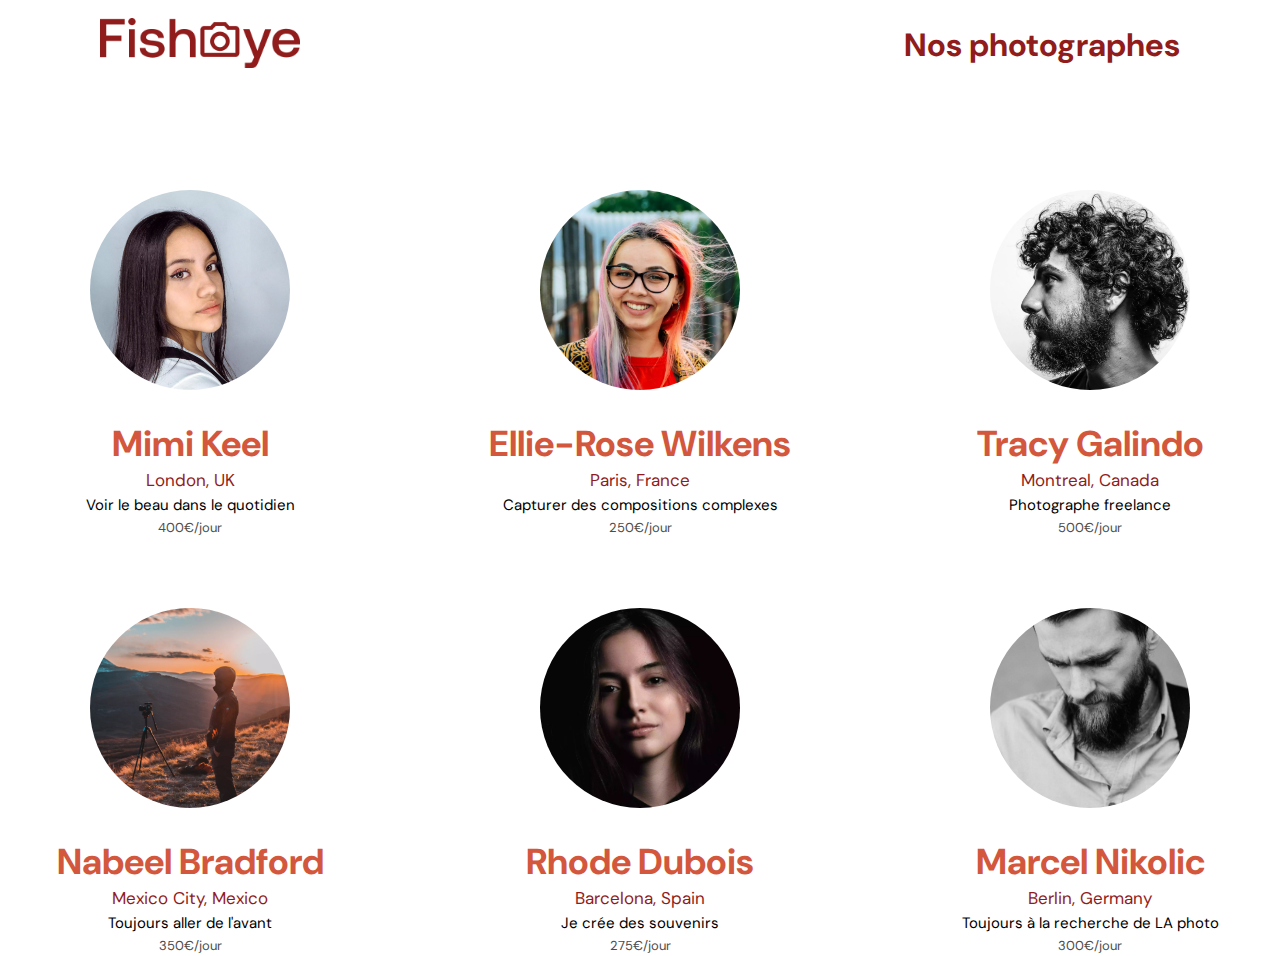
<file: index.html>
<!DOCTYPE html>
<html lang="fr">
  <head>
    <link href="./css/style.css" rel="stylesheet" type="text/css" />
    <meta charset="utf-8">
    <link rel="icon" type="image/png" href="./assets/favicon.png">
    <link href="https://fonts.googleapis.com/css?family=DM+Sans&display=swap" rel="stylesheet">
    <title>Fisheye</title>
  </head>
  <body>
    <header>
      <a href="index.html" class="logo-link"><img src="./assets/images/logo.png" class="logo" alt="Fisheye Home page"/></a>
      <h1>Nos photographes</h1>
    </header>
    <main id="main">
      <div class="photographer_section"></div>
    </main>
    <script src="./scripts/factory/photographerFactory.js"></script>
    <script src="./scripts/templates/photographerCard.js"></script>
    <script src="./scripts/utils/userData.js"></script>
    <script src="./scripts/pages/index.js"></script>
  </body>
</html>
</file>
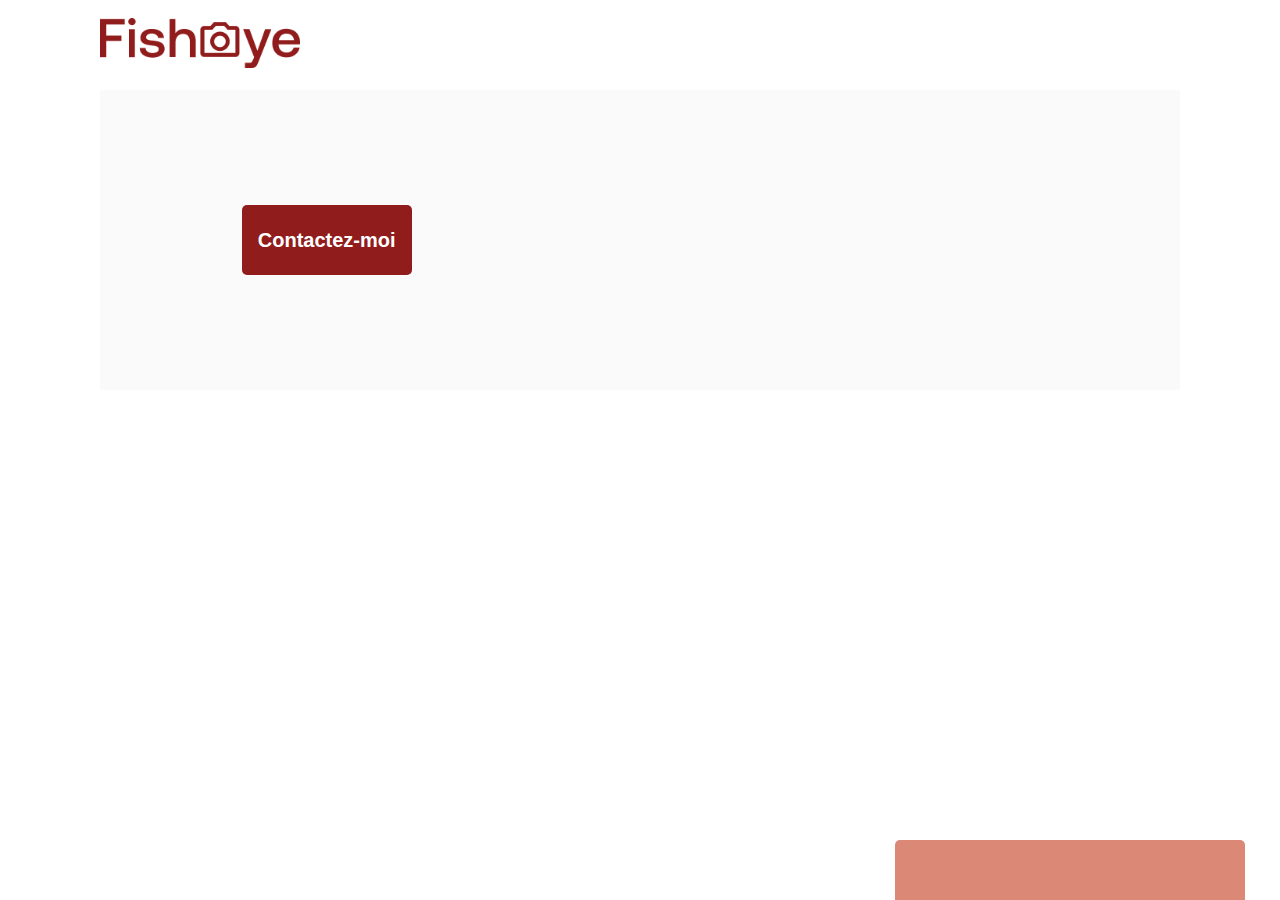
<file: photographer.html>
<!DOCTYPE html>
<html lang="fr">
  <head>
    <title>Fisheye - photographe </title>
    <link href="./css/style.css" rel="stylesheet" type="text/css">
    <link href="./css/photographer.css" rel="stylesheet" type="text/css">
    <meta charset="utf-8">
    <link rel="icon" type="image/png" href="./assets/favicon.png">
    <link href="https://fonts.googleapis.com/css?family=DM+Sans&display=swap" rel="stylesheet">
  </head>
  <body>
    <header aria-label="Main header">
      <a href="index.html" class="logo-link" aria-label="Logo to home page">
        <img src="./assets/images/logo.png" class="logo" alt="Fisheye logo - Home page">
      </a>
    </header>
    <main id="main">
      <div class="photograph-header" id="photograph-header" role="region">
        <button class="contact-button button" id="btn-open-modal" aria-controls="contact-modal" aria-haspopup="true" aria-expanded="false" aria-label="toggle contact modal">Contactez-moi</button>
      </div>
      <div class="media-filters">
        <form id="media-filters">
        </form>
      </div>
      <div class="medias-section" id="medias-section" role="region">
      </div>
      <div class="user-btm-bar" id="user-btm-bar">
        <div class="btm-bar-likes" id="likes"></div>
      </div>
    </main>
    <div class="modal-container" id="contact-modal" aria-hidden="true" role="dialog" aria-describedby="modal-header">
			<div class="modal">
				<header aria-label="Contact modal header">
          <h2 id="modal-header">Contactez-moi</h2>
          <p class="success-message">Merci, nous avons bien recu votre message !</p>
          <button id="btn-close-modal" class="modal-button" aria-label="Modal close button">
            <img src="./assets/icons/close.svg" alt="Modal close button" aria-controls="contact-modal" aria-haspopup="true" aria-expanded="false" aria-label="toggle contact modal" >
          </button>
        </header>
				<form method="post" action="validateForm.js" id="modal-form" >
					<div role="group">
						<label for="firstname">Prénom</label>
						<input type="text" id="firstname" name="firstname" class="modal-form-input" required>
            <p id="firstname-verif"></p>
						<label for="lastname">Nom</label>
						<input type="text" id="lastname" name="lastname" class="modal-form-input" required>
            <p id="lastname-verif"></p>
						<label for="email">Email</label>
						<input type="email" id="email" name="email" class="modal-form-input" required>
            <p id="email-verif"></p>
						<label for="message">Message</label>
						<textarea id="message" name="message" class="modal-form-input" required></textarea>
            <p id="message-verif"></p>
					</div>
          <input type="submit" value="Envoyer" class="button" id="modal-submit-btn">
				</form>
			</div>
		</div>
    <div class="lightbox-container" id="media-lightbox" aria-hidden="true" aria-describedby="lightbox-title" role="dialog">
      <header id="lightbox-header" class="sr-only" aria-label="Lightbox header">
        <h2 id="lightbox-title">Media lightbox</h2>
      </header>
      <div class="lightbox" aria-label="Image closeup view">
        <div class="lightbox-controls">
        <button class="lightbox-left-arrow modal-button" aria-label="Lightbox left button">
          <img src="./assets/icons/left-arrow.svg" alt="Lightbox previous media button">
        </button>
        </div>
        <div class="lightbox-media">
        </div>
        <div class="lightbox-controls">
          <button class="lightbox-close-cross modal-button" aria-label="Lightbox close button">
            <img src="./assets/icons/close-secondary-contrast-color.svg" alt="Lightbox close button">
          </button>
          <button class="lightbox-right-arrow modal-button" aria-label="Lightbox rigth button">
            <img src="./assets/icons/right-arrow.svg" alt="Lightbox next media button">
          </button>
        </div>
      </div>
    </div>
    <script src="./scripts/factory/photographerFactory.js"></script>
    <script src="./scripts/factory/mediaFactory.js"></script>
    <script src="./scripts/templates/photographerHeader.js"></script>
    <script src="./scripts/templates/picture.js"></script>
    <script src="./scripts/templates/video.js"></script>
    <script src="./scripts/templates/bottomBar.js"></script>
    <script src="./scripts/utils/userData.js"></script>
    <script src="./scripts/utils/contactForm.js"></script>
    <script src="./scripts/utils/mediaFilter.js"></script>
    <script src="./scripts/utils/likeCounter.js"></script>
    <script src="./scripts/utils/userHeader.js"></script>
    <script src="./scripts/utils/userMediaGallery.js"></script>
    <script src="./scripts/utils/lightbox.js"></script>
    <script src="./scripts/pages/photographer.js"></script>
  </body>
</html>
</file>
<file: css/style.css>
:root {
    --primary-contrast-color: #D3573C;
    --secondary-contrast-color: #901C1C;
    --light-grey: #FAFAFA;
}

.sr-only {
    border: 0 !important;
	clip: rect(1px, 1px, 1px, 1px) !important;
	-webkit-clip-path: inset(50%) !important;
			clip-path: inset(50%) !important;
	height: 1px !important;
	overflow: hidden !important;
	padding: 0 !important;
	position: absolute !important;
	width: 1px !important;
	white-space: nowrap !important;
}

.no-scroll {
    overflow: hidden;
}

body {
    font-family: "DM Sans", sans-serif;
    font-weight: 400;
    margin: 0;
}

.flex-col-ctr-ctr {
    display: flex;
    flex-direction: column;
    justify-content: center;
    align-items: center;
}

header {
    display: flex;
    flex-direction: row;
    justify-content: space-between;
    align-items: center;
    height: 90px;
    margin: 0 100px;
}

h1 {
    color: var(--secondary-contrast-color);
}

p {
    margin: 0;
}

.button {
    font-size: 20px;
    font-weight: bold;
    color: white;
    padding: 11px;
    width: 170px;
    height: 70px;
    border: none;
    background-color: #901C1C;
    border-radius: 5px;
    cursor: pointer;
}

.photographers-portraits {
    clip-path: circle(50% at 50% 50%);
}

.logo-link .logo {
    height: 50px;
    width: 200px;
}

.photographer_section {
    display: grid;
    grid-template-columns: 1fr 1fr 1fr;
    gap: 70px;
    margin-top: 100px;
}

.photographer_section .photographerCardLink {
    cursor: pointer;
    text-decoration: none;
}

.photographer_section article {
    justify-self: center;
    display: flex;
    justify-content: center;
    align-items: center;
    flex-direction: column;
}

.photographer_section article h2, .photograph-presentation h1 {
    color: var(--primary-contrast-color);
    font-size: 36px;
    margin-bottom: 0px;
}

.photographer_section article img {
    height: 200px;
    width: 200px;
}

.photographer_section article h2 {
    color: var(--primary-contrast-color);
    font-size: 36px;
    margin-bottom: 0px;
}

.photographer_section p {
    margin: 2px 0;
}

.photographer_section .photographer-location {
    color: var(--secondary-contrast-color);
    font-size: 17px;
}

.photographer_section .photographer-tagline {
    color: #000000;
    font-size: 15px;
}

.photographer_section .photographer-price {
    color: #4c4c4c;
    font-size: 13px;
}
</file>
<file: css/photographer.css>
.modal-button {
    background: transparent;
    border: none;
}

/* User header styles */
.photograph-header {
    display: grid;
    grid-template-columns: 1fr 1fr 1fr;
    background-color: var(--light-grey);
    height: 300px;
    margin: 0 100px;
    padding: 0 70px;
}

.photograph-presentation {
    display: flex;
    flex-direction: column;
    justify-content: center;
    gap: 11px;
}

.photograph-presentation .photographer-location {
    font-size: 24px;
    color: var(--secondary-contrast-color);
}

.photograph-presentation .photographer-tagline {
    font-size: 18px;
    color: #525252;
}

.contact-button {
    place-self: center;
}

.user-picture {
    justify-self: end;
    align-self: center;
    width: 200px;
    height: 200px;
}

/* Filters styles */
.media-filters {
    margin: 45px 100px;
}

.media-filters form {
    display: flex;
    flex-direction: row;
    align-items: center;    
    gap: 20px;
}

.media-filters legend, .media-filter {
    font-size: 18px;
    font-weight: 700;
}

.media-filters legend {
    color: #000000;
}

.media-filter {
    background-color: var(--secondary-contrast-color);
    border: none;
    border-radius: 5px;
    padding: 15px 20px;
    color: #fff;
    box-shadow: 0px 4px 4px 0px #00000040;

}

/* Media article styles */
.medias-section {
    display: grid;
    grid-template-columns: 1fr 1fr 1fr;
    align-items: center;
    margin: 0 100px 100px 100px;
    flex-wrap: wrap;
    column-gap: 100px;
    row-gap: 50px;
}

.media-link {
    display: block;
    height: 300px;
    margin-bottom: 10px;
  }

.medias-section article, .lightbox-media {
    overflow: hidden;
    padding: 2px;
    font-size: 24px;
    color: var(--secondary-contrast-color);
}

.medias-section article p {
    overflow-x: hidden;
    white-space: nowrap;
    text-overflow: ellipsis;
}

.medias-section article .nb-likes {
    font-size: 25px;
    font-weight: 500;
}

.medias-section article img, .medias-section article canvas {
    width: 100%;
    height: 300px;
    object-fit: cover;
    border-radius: 5px;
}

.medias-section article .images-infos {
    display: flex;
    justify-content: space-between;
    width: 100%;
}

.media-card-likes {
    display: flex;
    align-items: center;
    justify-content: end;
    width: 95px;
    gap: 12px;
}

.media-card-likes .heart-likes {
    width: 20px;
    height: 20px;
    cursor: pointer;
}

/* Bottom bar elements styles */
.user-btm-bar {
    position: fixed;
    bottom: 0px;
    right: 35px;
    width: 350px;
    height: 60px;
    display: flex;
    justify-content: space-evenly;
    align-items: center;
    font-size: 24px;
    font-weight: 500;
    border-radius: 5px 5px 0 0;
    background-color: #DB8876;
}

.btm-bar-likes {
    display: flex;
}

.likes-icon {  
    width: 20px;
    height: 20px;
    margin: 5px 0 0 5px;
}

/* Modalform styles */
#contact-modal {
    display: none;
}

.modal-container {
    position: fixed;
    top: 0;
    width: 100vw;
    height: 100vh;
    background: #9f9f9f70;
    overflow: scroll;
}

.modal {
    place-self: center;
    border-radius: 5px;
    background-color: #DB8876;
    width: 550px;
    display: flex;
    flex-direction: column;
    align-items: center;
    justify-content: space-between;
    padding: 35px;
    margin: auto;
    box-shadow: -5px 10px 30px 0px #00000040;
}

.modal header {
    justify-content: space-between;
    width: 100%;
}

.modal header img {
    cursor: pointer;
}

.modal header h2 {
    font-size: 44px;
    font-weight: normal;
    text-align: center;
}

form {
    display: flex;
    width: 100%;
    flex-direction: column;
    align-items: flex-start;
}

form label {
    color: #312E2E;
    font-size: 26px;
}

form div {
    display: flex;
    flex-direction: column;
    width: 100%;
    align-items: self-start;
    margin-bottom: 26px;
}

form input, form textarea {
    width: calc(100% - 20px);
    height: 50px;
    border: none;
    border-radius: 5px;
    font-size: 24px;
    padding-left: 20px;
    margin-bottom: 10px;
}

form input:focus, form textarea:focus {
    font-weight: 600;
}

form textarea {
    height: 170px;
}

.success-message {
    display: none;
    font-size: 20px;
    font-weight: 600;
}

.wrong-input {
    border: 2px red solid;
}

.modal-button {
    justify-self: start;
}

/* Lightbox styles */

#media-lightbox {
    display: none;
}

.lightbox-container {
    display: flex;
    justify-content: center;
    align-items: end;
    position: fixed;
    top: 0;
    width: 100vw;
    height: 100vh;
    background-color: #ffffff;
}

.lightbox {
    display: grid;
    grid-template-columns: 100px 1fr 100px;
    width: calc(100% - 200px);
    height: calc(100% - 100px);
}

.lightbox .lightbox-controls, .lightbox .lightbox-media {
    display: grid;
}

.lightbox .lightbox-media .lightbox-media-element {
    width: 100%;
    height: calc(100vh - 200px);
    object-fit: cover;
}

.lightbox-media-element, .lightbox-media-element {
    border-radius: 5px;
    background-color: #C4C4C4;
}

.lightbox-left-arrow, .lightbox-right-arrow, .lightbox-close-cross {
    cursor: pointer;
}

.lightbox-left-arrow, .lightbox-right-arrow {
    place-self: center;
    width: 50px;
}
.lightbox-close-cross {
    position: absolute;
    width: 50px;
    margin: 25px;
  }
</file>
